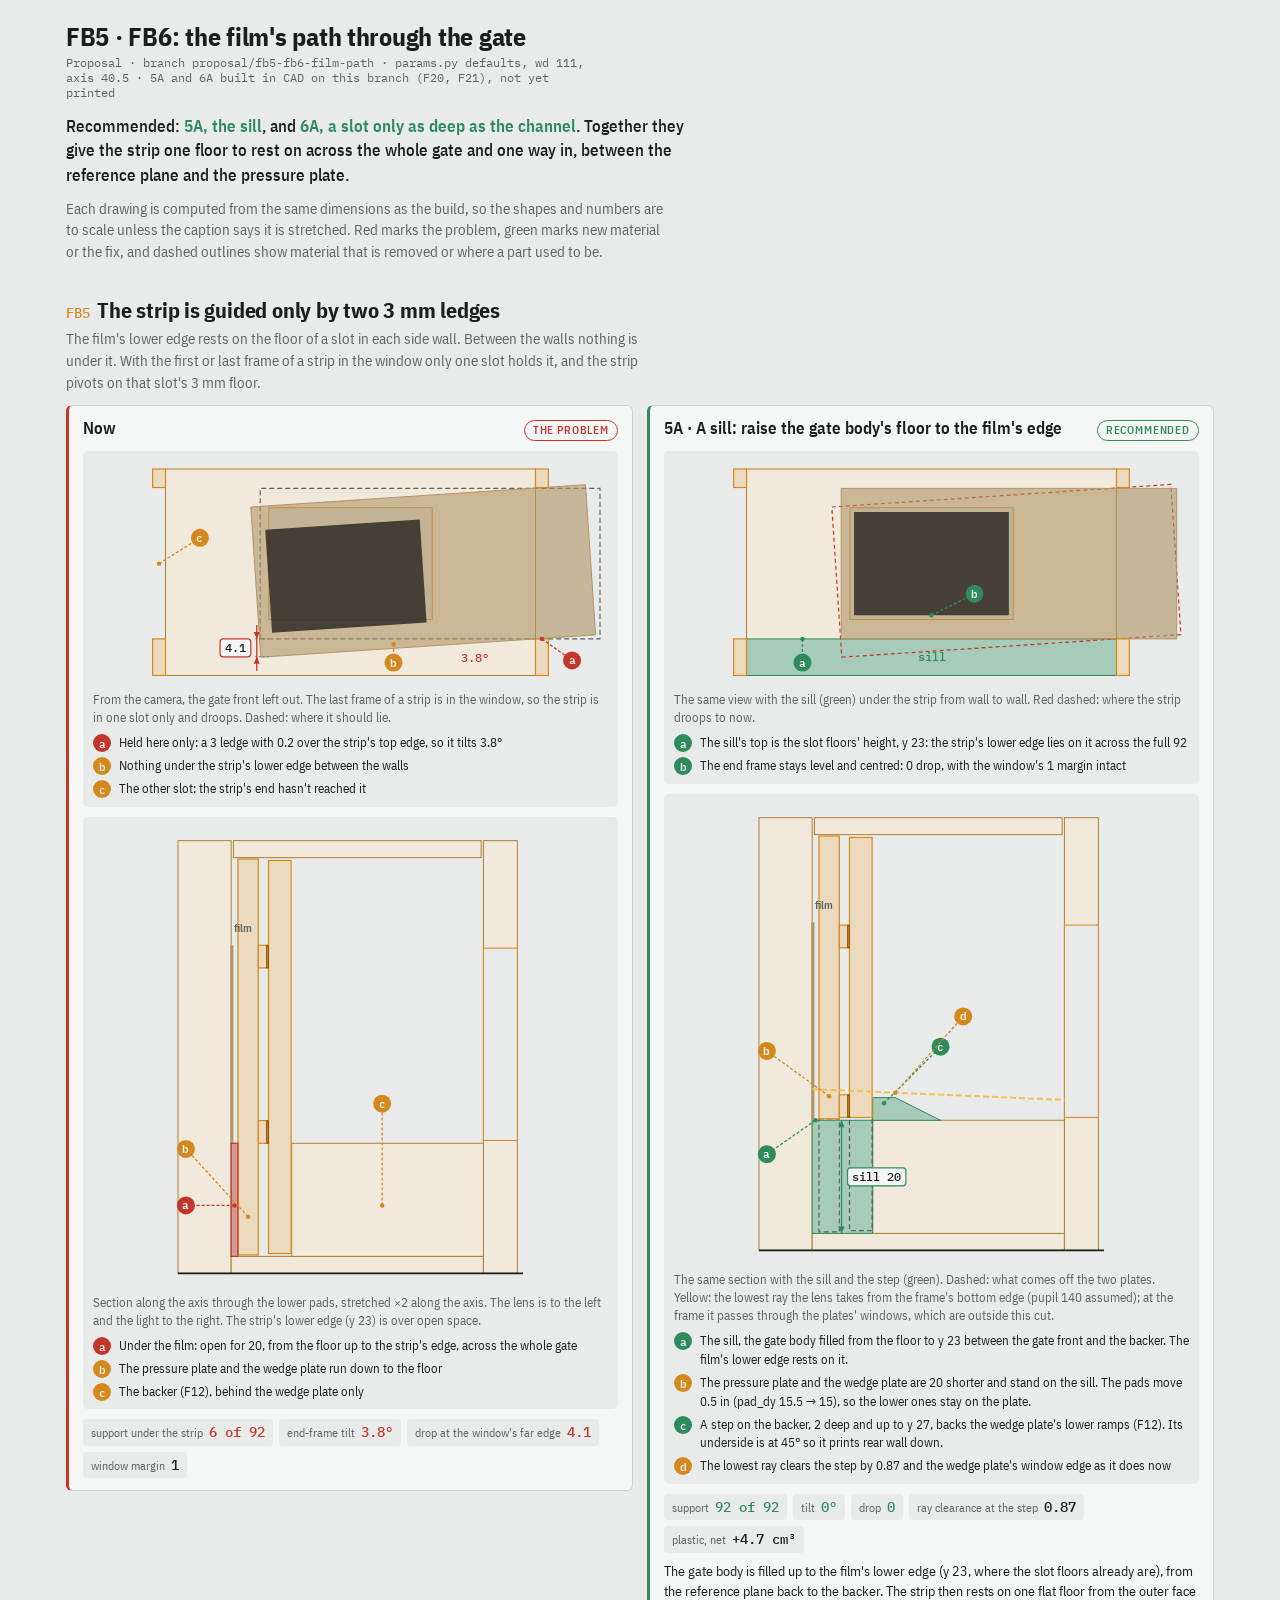
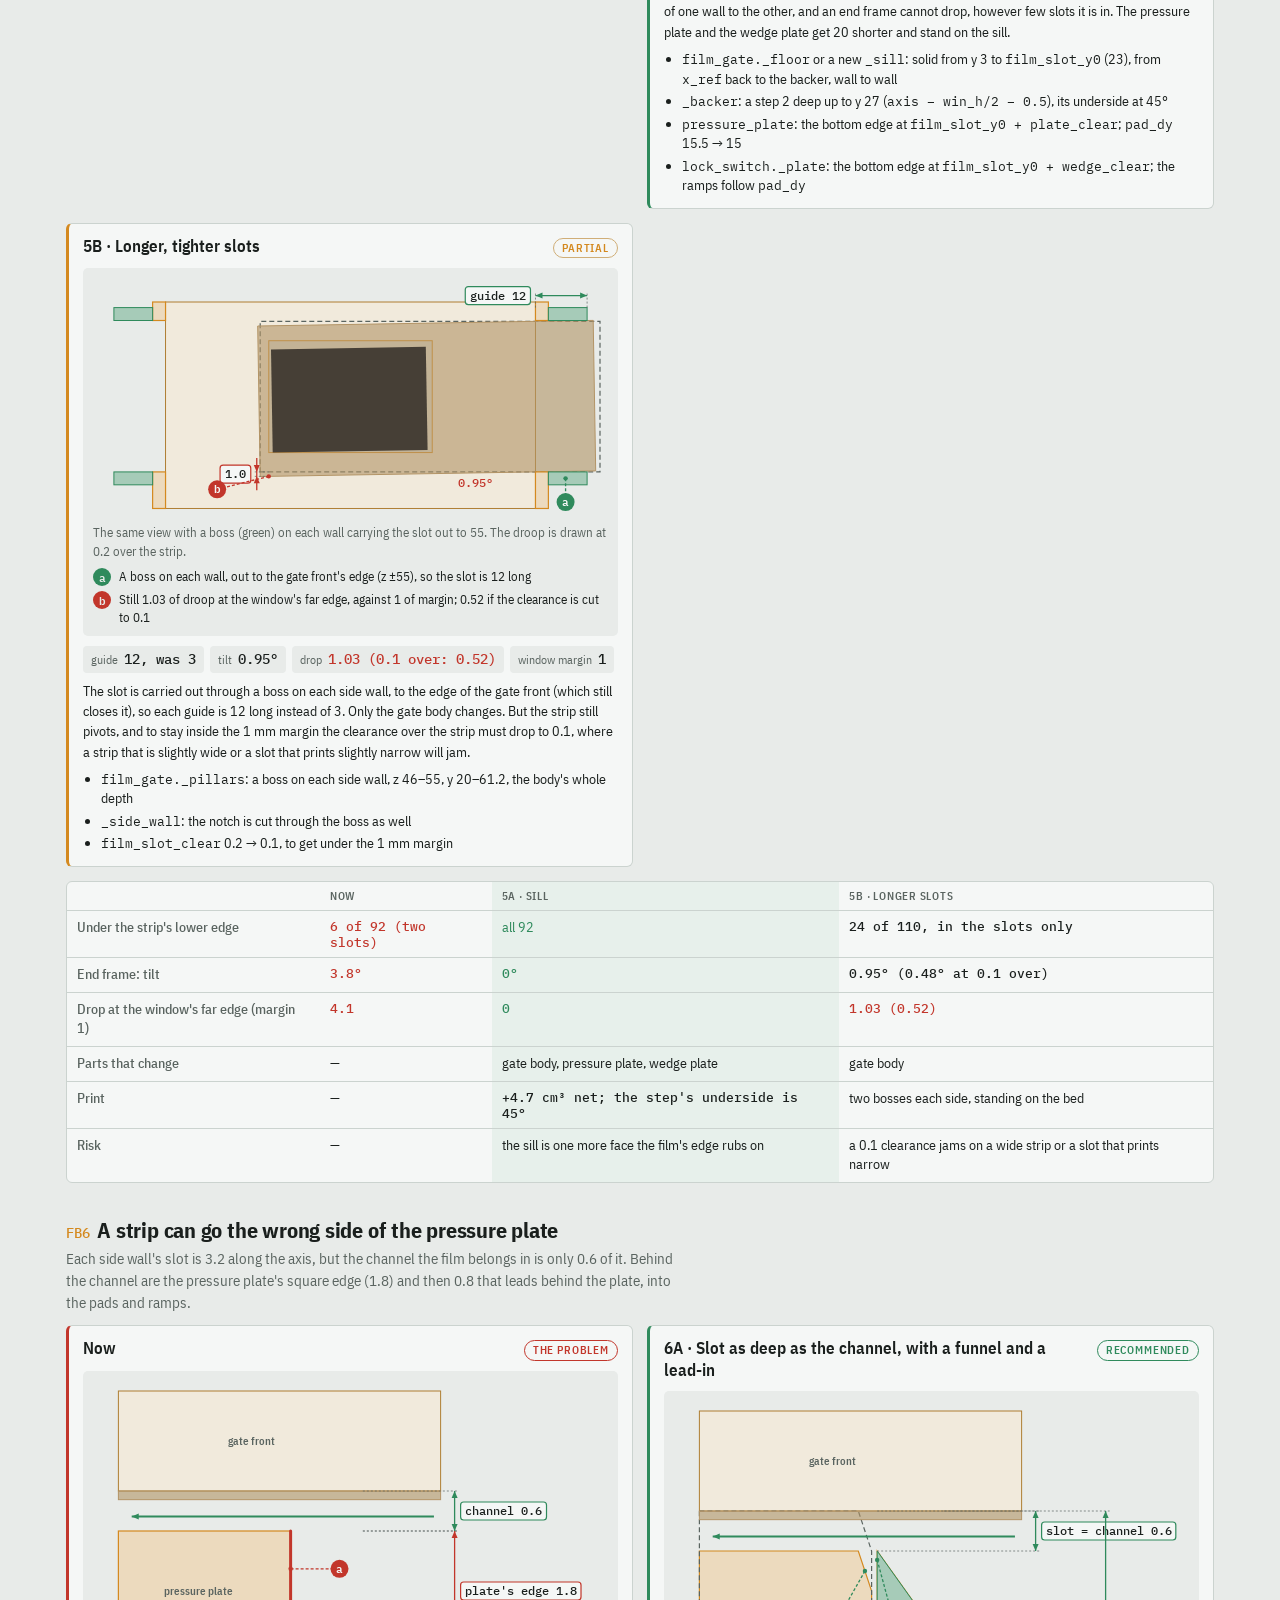
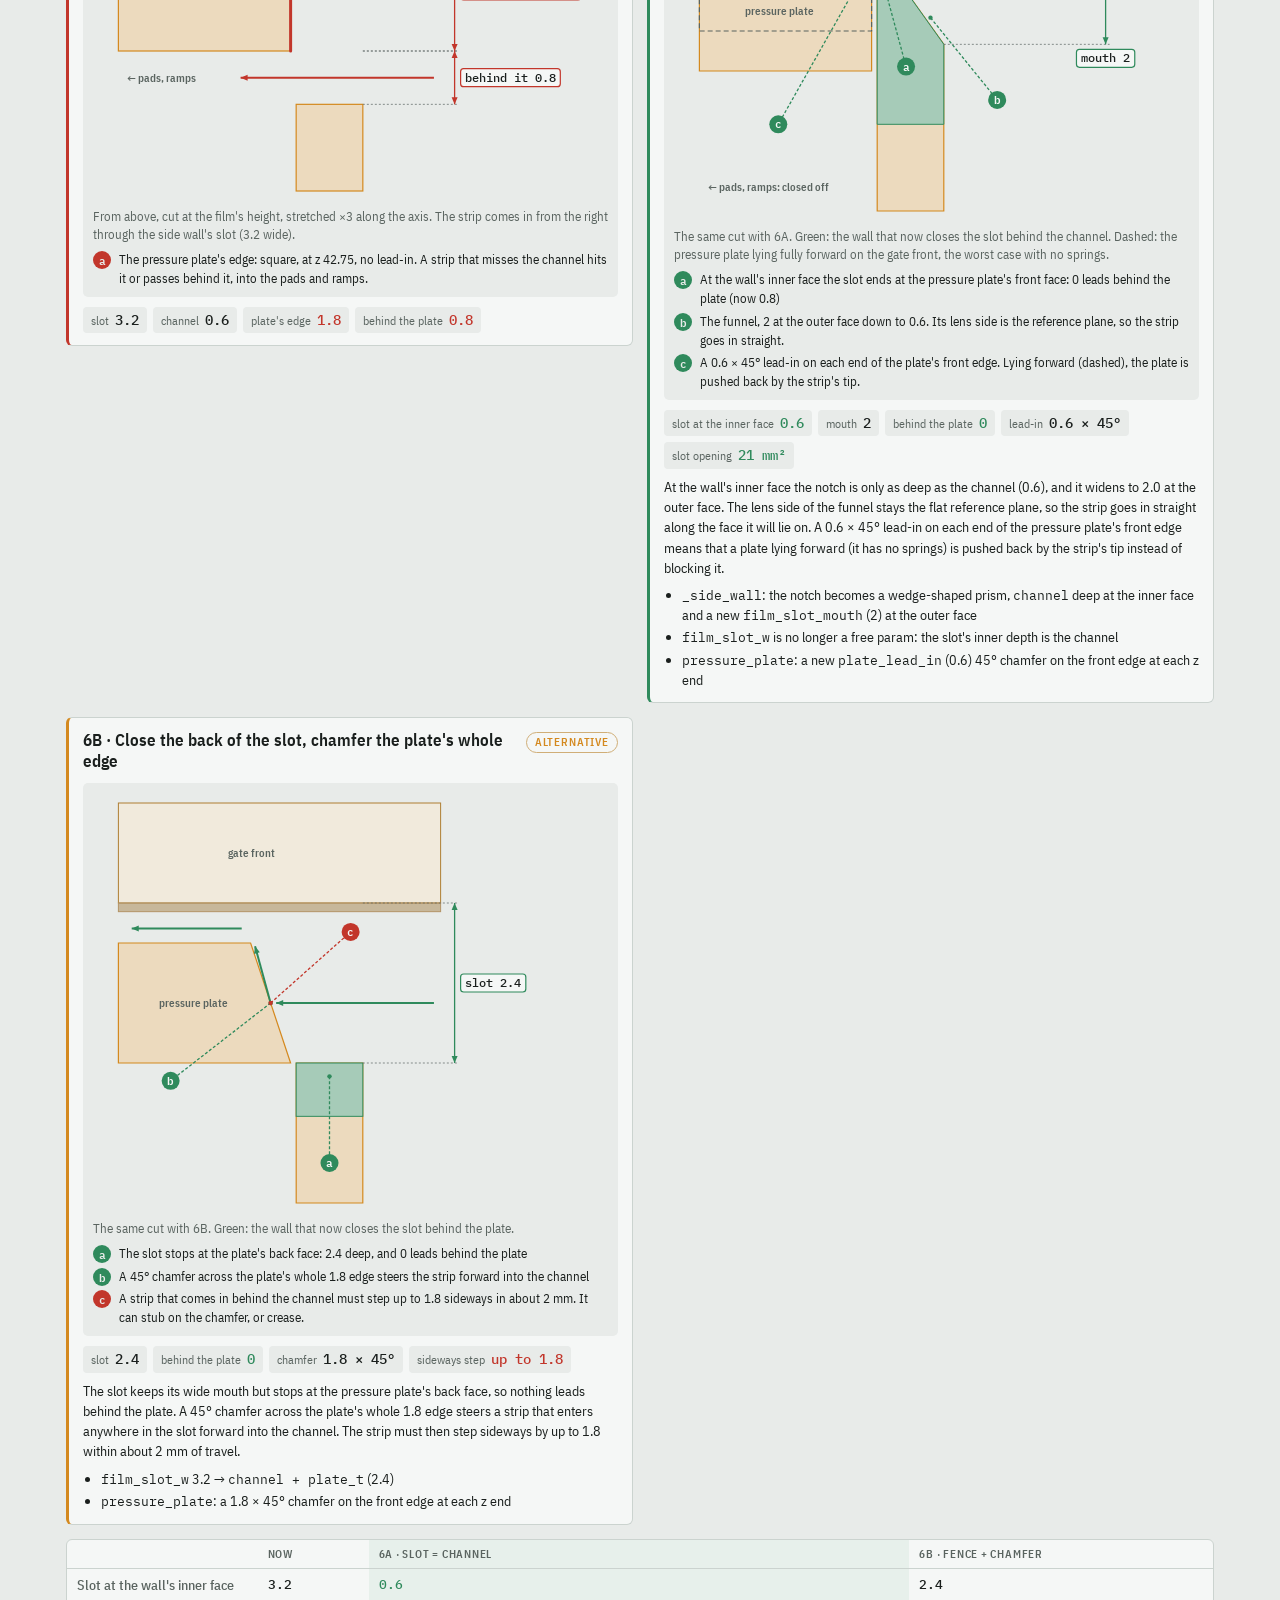
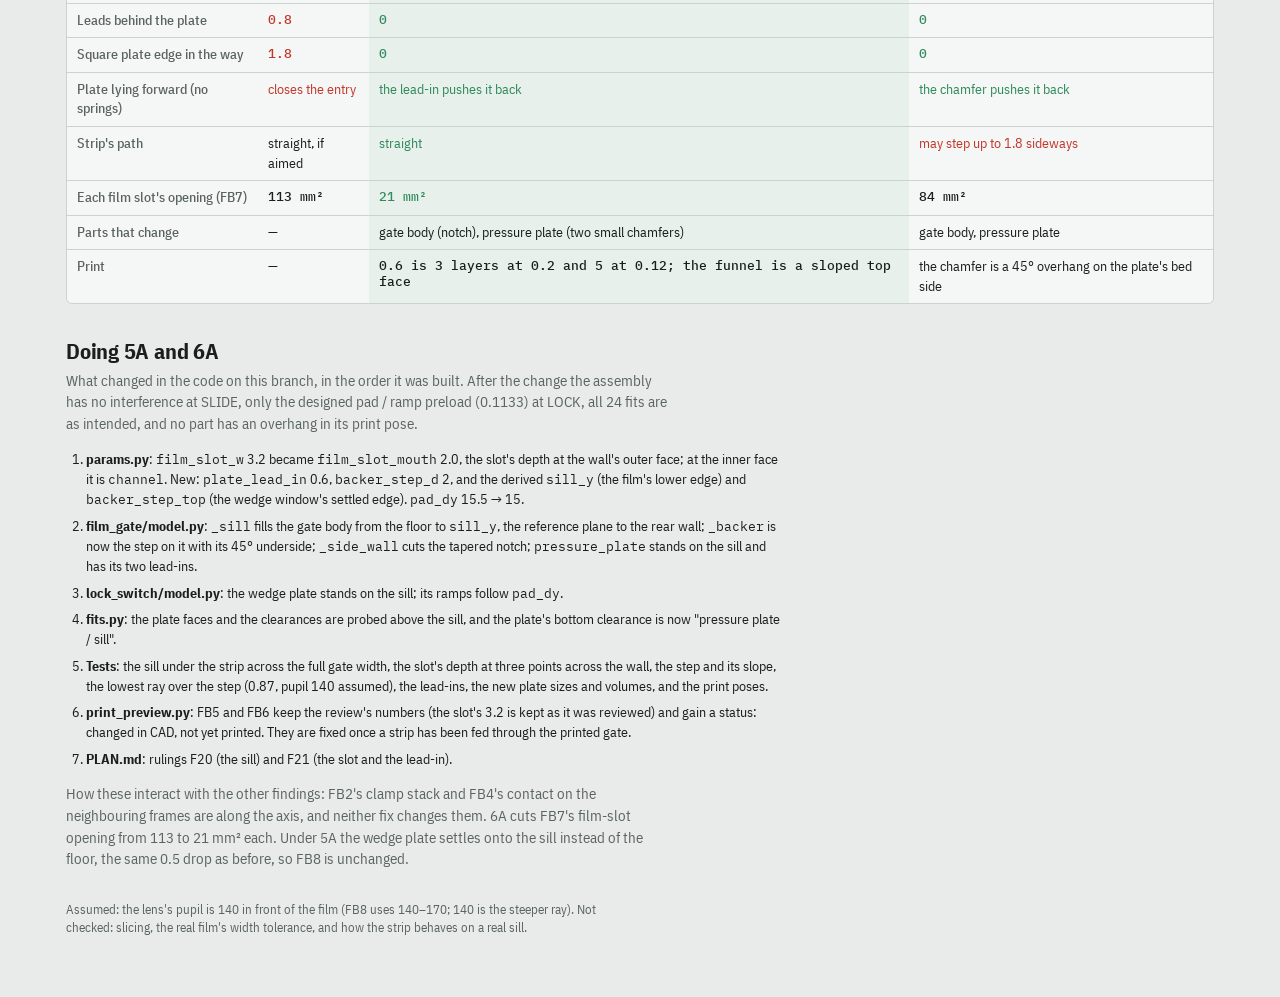
<file: rig/proposals/fb5-fb6.html>
<!doctype html>
<html lang="en">
<head>
<meta charset="utf-8">
<meta name="viewport" content="width=device-width, initial-scale=1, viewport-fit=cover">
<title>Film Path Fixes</title>
<meta name="description" content="Proposed fixes for review findings FB5 (the strip is guided only by two 3 mm ledges) and FB6 (a strip can go the wrong side of the pressure plate), with before and after drawings.">
<link rel="preconnect" href="https://fonts.googleapis.com">
<link rel="preconnect" href="https://fonts.gstatic.com" crossorigin>
<link rel="stylesheet" href="https://fonts.googleapis.com/css2?family=IBM+Plex+Mono:wght@400;500&family=IBM+Plex+Sans+Condensed:wght@400;500;600;700&display=swap">
<style>
/* Proposal for FB5 and FB6 (PLAN.md "Latest feedback"). The drawing kit and its classes are copied from
   mockup/print-preview.html, so the drawings read like the feedback tab's. Not built in CAD yet. */
:root {
  --bg: #e8ebe9; --panel: #f5f7f6; --stage: #dde2df; --fg: #1a1f1d; --muted: #5a6460; --line: #cbd3cf;
  --print: #d4891f; --cut: #8a5512; --layer: #f2c14e; --over: #c2362b; --bed: #b9c2be; --ok: #2f8a5c;
  --f-ui: "IBM Plex Sans Condensed", "Arial Narrow", system-ui, sans-serif;
  --f-num: "IBM Plex Mono", ui-monospace, Menlo, Consolas, monospace;
  color-scheme: light;
}
@media (prefers-color-scheme: dark) {
  :root:not([data-theme="light"]) {
    --bg: #111413; --panel: #171b1a; --stage: #0d100f; --fg: #e3e8e5; --muted: #95a19c; --line: #2a312e;
    --print: #e9a23b; --cut: #7a4a10; --layer: #ffd36b; --over: #f2665a; --bed: #2b322f; --ok: #5cc28d;
    color-scheme: dark;
  }
}
:root[data-theme="dark"] {
  --bg: #111413; --panel: #171b1a; --stage: #0d100f; --fg: #e3e8e5; --muted: #95a19c; --line: #2a312e;
  --print: #e9a23b; --cut: #7a4a10; --layer: #ffd36b; --over: #f2665a; --bed: #2b322f; --ok: #5cc28d;
  color-scheme: dark;
}
* { box-sizing: border-box; }
html, body { margin: 0; }
body { background: var(--bg); color: var(--fg); font: 15px/1.45 var(--f-ui); }
code { font: 12.5px var(--f-num); }
main { max-width: 1180px; margin: 0 auto; padding: 22px 16px 48px; }
header.top h1 { font: 700 26px/1.1 var(--f-ui); margin: 0 0 4px; letter-spacing: -0.01em; }
header.top .meta { font: 12px var(--f-num); color: var(--muted); margin: 0 0 14px; }
.lead { font: 500 17px/1.45 var(--f-ui); margin: 0 0 10px; max-width: 72ch; }
.lead b { color: var(--ok); font-weight: 600; }
p { max-width: 76ch; }
h2 { font: 700 22px/1.15 var(--f-ui); margin: 34px 0 6px; letter-spacing: -0.01em; }
h2 .cn { font: 500 14px var(--f-num); color: var(--print); margin-right: 8px; }
h3 { font: 600 17px/1.25 var(--f-ui); margin: 0; }
.sub { color: var(--muted); margin: 0 0 12px; }
.grid { display: grid; grid-template-columns: repeat(auto-fill, minmax(min(100%, 520px), 1fr)); gap: 14px; align-items: start; }
.card { background: var(--panel); border: 1px solid var(--line); border-left: 3px solid var(--muted); border-radius: 6px; padding: 12px 14px; min-width: 0; }
.card.now { border-left-color: var(--over); }
.card.rec { border-left-color: var(--ok); }
.card.alt { border-left-color: var(--print); }
.card header { display: flex; gap: 10px; align-items: flex-start; }
.card header h3 { flex: 1; }
.badge { flex: none; font: 600 10.5px/1 var(--f-ui); text-transform: uppercase; letter-spacing: 0.08em; border: 1px solid var(--line);
  border-radius: 999px; padding: 4px 8px; margin-top: 2px; white-space: nowrap; color: var(--muted); }
.now .badge { color: var(--over); border-color: var(--over); }
.rec .badge { color: var(--ok); border-color: var(--ok); }
.alt .badge { color: var(--print); border-color: color-mix(in srgb, var(--print) 50%, var(--line)); }
.card > p { margin: 8px 0 0; font-size: 14px; }
.card ul.chg { margin: 8px 0 0; padding-left: 18px; font-size: 13.5px; display: flex; flex-direction: column; gap: 3px; }
.vals { list-style: none; margin: 8px 0 0; padding: 0; display: flex; flex-wrap: wrap; gap: 6px; }
.vals li { display: inline-flex; gap: 6px; align-items: baseline; padding: 4px 8px; border-radius: 4px; background: var(--bg); font-size: 12px; color: var(--muted); }
.vals b { font: 500 13.5px var(--f-num); font-variant-numeric: tabular-nums; color: var(--fg); }
.vals li.bad b { color: var(--over); }
.vals li.good b { color: var(--ok); }
.tw { overflow-x: auto; margin-top: 14px; background: var(--panel); border: 1px solid var(--line); border-radius: 6px; }
table { border-collapse: collapse; width: 100%; font-size: 13.5px; min-width: 560px; }
th, td { text-align: left; padding: 7px 10px; border-top: 1px solid var(--line); vertical-align: top; }
thead th { border-top: 0; font: 600 11px/1.3 var(--f-ui); text-transform: uppercase; letter-spacing: 0.07em; color: var(--muted); }
tbody th { font-weight: 500; color: var(--muted); }
td.n { font: 500 12.5px var(--f-num); font-variant-numeric: tabular-nums; }
td.bad { color: var(--over); }
td.good { color: var(--ok); }
.rec-col { background: color-mix(in srgb, var(--ok) 7%, transparent); }
ol.steps { padding-left: 20px; font-size: 14px; display: flex; flex-direction: column; gap: 6px; max-width: 90ch; }
.foot { color: var(--muted); font-size: 12.5px; margin-top: 30px; }
/* the drawings */
.fig { margin: 10px 0; background: var(--bg); border-radius: 5px; padding: 10px 10px 8px; min-width: 0; }
.fig .svgbox { width: 100%; min-height: 60px; overflow-x: auto; overscroll-behavior-x: contain; }
.fig svg { display: block; overflow: visible; }
.fig .note { margin: 6px 0 0; font-size: 12.5px; color: var(--muted); }
.fig ol { list-style: none; margin: 8px 0 0; padding: 0; display: flex; flex-direction: column; gap: 4px; font-size: 13px; }
.fig ol li { display: grid; grid-template-columns: 18px 1fr; gap: 8px; }
.fig ol li .m { font: 600 11px/18px var(--f-num); width: 18px; height: 18px; border-radius: 50%; text-align: center; color: var(--bg); background: var(--print); }
.fig ol li.bad .m { background: var(--over); }
.fig ol li.good .m { background: var(--ok); }

/* SVG: printed parts orange-tinted, references dashed, the problem red, what is right green */
.fig svg text { font: 500 11.5px var(--f-num); fill: var(--fg); }
.fig svg .tag { font: 600 11px var(--f-ui); fill: var(--muted); }
.fig svg .tag.num { fill: var(--fg); font: 500 11.5px var(--f-num); }
.fig svg .tag.badt { fill: var(--over); font: 500 11.5px var(--f-num); }
.fig svg .tag.onframe { fill: #c9c2b8; }
.fig svg .pr { fill: color-mix(in srgb, var(--print) 26%, var(--panel)); stroke: var(--print); stroke-width: 1.2; }
.fig svg .pr2 { fill: color-mix(in srgb, var(--print) 12%, var(--panel)); stroke: color-mix(in srgb, var(--print) 70%, var(--muted)); stroke-width: 1; }
.fig svg .solid { fill: var(--print); stroke: var(--cut); stroke-width: 1; }
.fig svg .see { fill: color-mix(in srgb, var(--print) 22%, transparent); stroke: var(--print); stroke-width: 1.2; }
.fig svg .ref { fill: color-mix(in srgb, var(--muted) 10%, transparent); stroke: var(--muted); stroke-width: 1; stroke-dasharray: 4 3; }
.fig svg .ghost { fill: none; stroke: var(--muted); stroke-width: 1.2; stroke-dasharray: 5 3; }
.fig svg .ghostln { fill: none; stroke: var(--muted); stroke-width: 1.4; stroke-dasharray: 5 3; }
.fig svg .sup { fill: color-mix(in srgb, var(--muted) 16%, transparent); stroke: var(--muted); stroke-width: 0.8; stroke-dasharray: 2 2; }
.fig svg .csl { fill: color-mix(in srgb, #9aa3a0 30%, var(--panel)); stroke: var(--muted); stroke-width: 1; }
.fig svg .lit { fill: color-mix(in srgb, var(--layer) 60%, transparent); stroke: none; }
.fig svg .litln { stroke: var(--layer); stroke-width: 4; }
.fig svg .bare { fill: var(--layer); stroke: var(--over); stroke-width: 1.2; }
.fig svg .film { fill: color-mix(in srgb, #b39466 60%, transparent); stroke: #b39466; stroke-width: 1; }
.fig svg .filmln { stroke: #b39466; stroke-width: 3; }
.fig svg .frame { fill: #2b2622; fill-opacity: 0.82; stroke: none; }
.fig svg .perf { fill: var(--bg); stroke: none; }
.fig svg .hole { fill: var(--bg); stroke: var(--print); stroke-width: 1; }
.fig svg .win { fill: var(--stage); stroke: var(--print); stroke-width: 1; }
.fig svg rect.bad, .fig svg polygon.bad { fill: color-mix(in srgb, var(--over) 45%, transparent); stroke: var(--over); stroke-width: 1.2; }
.fig svg .badln { stroke: var(--over); stroke-width: 3; stroke-linecap: round; }
.fig svg .zok { fill: color-mix(in srgb, var(--ok) 40%, var(--panel)); stroke: var(--ok); stroke-width: 1; }
.fig svg .zbad { fill: color-mix(in srgb, var(--over) 40%, var(--panel)); stroke: var(--over); stroke-width: 1; }
.fig svg .zref { fill: color-mix(in srgb, var(--muted) 30%, var(--panel)); stroke: var(--muted); stroke-width: 1; }
.fig svg .zunk { fill: none; stroke: var(--muted); stroke-width: 1; stroke-dasharray: 3 2; }
.fig svg .now { stroke: var(--fg); stroke-width: 2; }
.fig svg .table { stroke: var(--fg); stroke-width: 1.6; }
.fig svg .axisln { stroke: var(--muted); stroke-width: 0.8; stroke-dasharray: 10 3 2 3; }
.fig svg .lim { stroke: var(--over); stroke-width: 1.2; stroke-dasharray: 5 3; }
.fig svg .ext { stroke: var(--muted); stroke-width: 0.7; stroke-dasharray: 2 2; }
.fig svg .flow { color: var(--muted); }
.fig svg .flow.good { color: var(--ok); }
.fig svg .flow.bad { color: var(--over); }
.fig svg .flow.lit { color: var(--layer); }
.fig svg .flow .ln { stroke: currentColor; stroke-width: 2; }
.fig svg .flow .ah { fill: currentColor; }
.fig svg .d { color: var(--print); }
.fig svg .d.bad { color: var(--over); }
.fig svg .d.good { color: var(--ok); }
.fig svg .d .ln { stroke: currentColor; stroke-width: 1.3; fill: none; }
.fig svg .d .ah { fill: currentColor; }
.fig svg .d rect { fill: var(--panel); stroke: currentColor; stroke-width: 1.2; }
.fig svg .d circle { fill: currentColor; }
.fig svg .d circle + text { fill: var(--panel); font-weight: 600; font-size: 11px; }
.fig svg .was { fill: none; stroke: var(--over); stroke-width: 1.2; stroke-dasharray: 4 3; }
.fig svg .ray { stroke: var(--layer); stroke-width: 2; stroke-dasharray: 6 3; }
.fig svg .tag.goodt { fill: var(--ok); font: 500 11.5px var(--f-num); }
</style>
</head>
<body>
<main>
  <header class="top">
    <h1>FB5 · FB6: the film's path through the gate</h1>
    <p class="meta">Proposal · branch proposal/fb5-fb6-film-path · params.py defaults, wd 111, axis 40.5 · 5A and 6A built in CAD on this branch (F20, F21), not yet printed</p>
  </header>
  <p class="lead">Recommended: <b>5A, the sill</b>, and <b>6A, a slot only as deep as the channel</b>. Together they give the strip
    one floor to rest on across the whole gate and one way in, between the reference plane and the pressure plate.</p>
  <p class="sub">Each drawing is computed from the same dimensions as the build, so the shapes and numbers are to scale unless
    the caption says it is stretched. Red marks the problem, green marks new material or the fix, and dashed outlines show material that is removed or where a part used to be.</p>

  <h2><span class="cn">FB5</span>The strip is guided only by two 3 mm ledges</h2>
  <p class="sub">The film's lower edge rests on the floor of a slot in each side wall. Between the walls nothing is under it. With
    the first or last frame of a strip in the window only one slot holds it, and the strip pivots on that slot's 3 mm floor.</p>
  <div class="grid">
    <article class="card now"><header><h3>Now</h3><span class="badge">The problem</span></header>
      <figure class="fig" data-fig="front_now"></figure>
      <figure class="fig" data-fig="side_now"></figure>
      <ul class="vals" data-vals="v5now"></ul>
    </article>
    <article class="card rec"><header><h3>5A · A sill: raise the gate body's floor to the film's edge</h3><span class="badge">Recommended</span></header>
      <figure class="fig" data-fig="front_a"></figure>
      <figure class="fig" data-fig="side_a"></figure>
      <ul class="vals" data-vals="v5a"></ul>
      <p>The gate body is filled up to the film's lower edge (y 23, where the slot floors already are), from the reference plane
        back to the backer. The strip then rests on one flat floor from the outer face of one wall to the other, and an end frame
        cannot drop, however few slots it is in. The pressure plate and the wedge plate get 20 shorter and stand on the sill.</p>
      <ul class="chg" data-list="chg5a"></ul>
    </article>
    <article class="card alt"><header><h3>5B · Longer, tighter slots</h3><span class="badge">Partial</span></header>
      <figure class="fig" data-fig="front_b"></figure>
      <ul class="vals" data-vals="v5b"></ul>
      <p>The slot is carried out through a boss on each side wall, to the edge of the gate front (which still closes it), so each
        guide is 12 long instead of 3. Only the gate body changes. But the strip still pivots, and to stay inside the 1 mm margin the clearance over
        the strip must drop to 0.1, where a strip that is slightly wide or a slot that prints slightly narrow will jam.</p>
      <ul class="chg" data-list="chg5b"></ul>
    </article>
  </div>
  <div class="tw"><table data-table="t5"></table></div>

  <h2><span class="cn">FB6</span>A strip can go the wrong side of the pressure plate</h2>
  <p class="sub">Each side wall's slot is 3.2 along the axis, but the channel the film belongs in is only 0.6 of it. Behind the channel are
    the pressure plate's square edge (1.8) and then 0.8 that leads behind the plate, into the pads and ramps.</p>
  <div class="grid">
    <article class="card now"><header><h3>Now</h3><span class="badge">The problem</span></header>
      <figure class="fig" data-fig="top_now"></figure>
      <ul class="vals" data-vals="v6now"></ul>
    </article>
    <article class="card rec"><header><h3>6A · Slot as deep as the channel, with a funnel and a lead-in</h3><span class="badge">Recommended</span></header>
      <figure class="fig" data-fig="top_a"></figure>
      <ul class="vals" data-vals="v6a"></ul>
      <p>At the wall's inner face the notch is only as deep as the channel (0.6), and it widens to 2.0 at the outer face. The lens
        side of the funnel stays the flat reference plane, so the strip goes in straight along the face it will lie on. A 0.6 × 45°
        lead-in on each end of the pressure plate's front edge means that a plate lying forward (it has no springs) is pushed back by the strip's
        tip instead of blocking it.</p>
      <ul class="chg" data-list="chg6a"></ul>
    </article>
    <article class="card alt"><header><h3>6B · Close the back of the slot, chamfer the plate's whole edge</h3><span class="badge">Alternative</span></header>
      <figure class="fig" data-fig="top_b"></figure>
      <ul class="vals" data-vals="v6b"></ul>
      <p>The slot keeps its wide mouth but stops at the pressure plate's back face, so nothing leads behind the plate. A 45°
        chamfer across the plate's whole 1.8 edge steers a strip that enters anywhere in the slot forward into the channel.
        The strip must then step sideways by up to 1.8 within about 2 mm of travel.</p>
      <ul class="chg" data-list="chg6b"></ul>
    </article>
  </div>
  <div class="tw"><table data-table="t6"></table></div>

  <h2>Doing 5A and 6A</h2>
  <p class="sub">What changed in the code on this branch, in the order it was built. After the change the assembly has no interference at SLIDE, only the
    designed pad / ramp preload (0.1133) at LOCK, all 24 fits are as intended, and no part has an overhang in its print pose.</p>
  <ol class="steps" data-list="plan"></ol>
  <p class="sub">How these interact with the other findings: FB2's clamp stack and FB4's contact on the neighbouring frames are along
    the axis, and neither fix changes them. 6A cuts FB7's film-slot opening from 113 to 21 mm² each. Under 5A the wedge plate settles onto
    the sill instead of the floor, the same 0.5 drop as before, so FB8 is unchanged.</p>
  <p class="foot">Assumed: the lens's pupil is 140 in front of the film (FB8 uses 140–170; 140 is the steeper ray). Not checked:
    slicing, the real film's width tolerance, and how the strip behaves on a real sill.</p>
</main>
<script>
(() => {
  // ---- params.py defaults (wd 111, axis 40.5) and what the drawings need from them ----
  const P = {
    axis: 40.5, wall: 3, gw: 92, gh: 76.5, channel: 0.6, plate_t: 1.8, film_t: 0.13, film_w: 35, frame_w: 36, frame_h: 24,
    win_w: 38, win_h: 26, rear_win_h: 34, plate_clear: 0.25, wedge_clear: 0.5, wedge_t: 2, wedge_back_clear: 0.05,
    film_slot_w: 3.2, film_slot_clear: 0.2, pad: 4, pad_dy: 15.5, ramp_min: 0.1, ramp_rise: 0.7, ramp_len: 12, sw_travel: 10,
    lid_clear: 0.2, gate_front_w: 110,
  };
  const A = P.axis;
  const XR = 235.7;                                   // x_ref: lens_len 125 + wd 111 - channel / 2
  const XPP = XR + P.channel + P.plate_t;             // x_pp 238.1, the pressure plate's back face
  const XW = XPP + 0.9;                               // x_wedge 239.0 (wedge_gap 0.9)
  const XL = 261;                                     // x_light, the gate body's rear face
  const XB = XW + P.wedge_t + P.wedge_back_clear;     // the backer's front face, 241.05
  const FY = A - P.film_w / 2;                        // the film's lower edge and the slot floors, 23
  const SLOT_H = P.film_w + P.film_slot_clear;        // 35.2
  const IN0 = P.gw / 2 - P.wall;                      // the side walls' inner face, 43
  const EDGE = IN0 - P.plate_clear;                   // the pressure plate's end, 42.75
  const rampT = (u) => P.ramp_min + P.ramp_rise * (P.ramp_len / 2 - u) / P.ramp_len;
  const PAD_T = XW - rampT(P.sw_travel / 2) - XPP;    // 0.742
  const REACH = IN0 + P.win_w / 2;                    // pivot (the slot's inner end) to the window's far edge, 62

  // ---- the proposals ----
  const S = {
    sill: FY,                                         // 5A: the floor's new top
    pad_dy: 15,                                       // 5A: pads 0.5 in, so the lower ones stay on the shortened plate
    step_top: A - P.win_h / 2 - 0.5, step_d: 2,       // 5A: the backer's step behind the wedge plate's lower ramps, 45° under
    boss_out: P.gate_front_w / 2,                     // 5B: the bosses reach the gate front's edge, 55
    mouth: 2.0, lead: 0.6,                            // 6A: funnel at the wall's outer face; the plate's lead-in
    pupil: 140,                                       // assumed, as FB8
  };
  const tiltOf = (clear, len) => Math.atan(clear / len);
  const deg = (r) => r * 180 / Math.PI;
  const M = {
    tilt: tiltOf(P.film_slot_clear, P.wall), drop: REACH * P.film_slot_clear / P.wall, margin: (P.win_h - P.frame_h) / 2,
    guideB: S.boss_out - IN0,
  };
  M.tiltB = tiltOf(P.film_slot_clear, M.guideB); M.dropB = REACH * P.film_slot_clear / M.guideB;
  M.tiltB1 = tiltOf(0.1, M.guideB); M.dropB1 = REACH * 0.1 / M.guideB;
  const rayY = (x) => A - P.frame_h / 2 - (x - XR) * (P.frame_h / 2) / S.pupil;   // lowest ray from the frame's bottom edge to the pupil
  M.rayClear = rayY(XB + S.step_d) - S.step_top;
  M.behind = P.film_slot_w - P.channel - P.plate_t;
  const vol = {                                       // mm³
    sill: (XB - XR) * (FY - P.wall) * 2 * IN0,
    step: (S.step_d * (S.step_top - FY) + (S.step_top - FY) ** 2 / 2) * 2 * IN0,
    plate: (FY - P.wall) * 2 * EDGE * P.plate_t,
    wedge: (FY - P.wall) * 70 * P.wedge_t,
  };
  M.net = (vol.sill + vol.step - vol.plate - vol.wedge) / 1000;
  M.slotArea = (w) => w * SLOT_H;

  const num = (v) => String(+(+v).toFixed(3));
  const f1 = (v) => (+v).toFixed(1), f2 = (v) => (+v).toFixed(2);
  const esc = (s) => String(s).replace(/[&<>"]/g, (c) => ({ '&': '&amp;', '<': '&lt;', '>': '&gt;', '"': '&quot;' })[c]);

  // ---- a little SVG kit: mm in, px out (y up), redrawn to the box's width so text stays 11.5 px ----
  const NS = 'http://www.w3.org/2000/svg';
  const CH = 6.9;                                     // IBM Plex Mono at 11.5 px: 0.6 em per character
  function mk(tag, attrs, parent) {
    const e = document.createElementNS(NS, tag);
    for (const [k, v] of Object.entries(attrs || {})) if (v !== undefined && v !== null) e.setAttribute(k, v);
    if (parent) parent.append(e);
    return e;
  }
  const arc = (cx, cy, r, a0, a1, n = 48) =>          // points along a circle from angle a0 to a1 (radians, y up)
    Array.from({ length: n + 1 }, (_, i) => { const a = a0 + (a1 - a0) * i / n; return [cx + r * Math.cos(a), cy + r * Math.sin(a)]; });
  function kit(svg, X, Y, s) {
    const g0 = mk('g', {}, svg), g1 = mk('g', {}, svg), g2 = mk('g', {}, svg);   // shapes, arrows and extension lines, dimensions
    const pts = (a) => a.map(([x, y]) => `${X(x).toFixed(1)},${Y(y).toFixed(1)}`).join(' ');
    const head = (g, x, y, dx, dy) => {              // a filled arrowhead, its tip at (x, y) px, pointing along (dx, dy)
      const L = 7, W = 3, px = -dy, py = dx;
      mk('path', { class: 'ah', d: `M${x},${y} L${x - dx * L + px * W},${y - dy * L + py * W} L${x - dx * L - px * W},${y - dy * L - py * W}Z` }, g);
    };
    const label = (g, x, y, text, anchor = 'middle') => {   // a boxed label centred (or anchored) on (x, y) px
      const w = text.length * CH + 10, h = 18;
      const x0 = anchor === 'start' ? x : anchor === 'end' ? x - w : x - w / 2;
      mk('rect', { x: x0, y: y - h / 2, width: w, height: h, rx: 3 }, g);
      mk('text', { x: x0 + w / 2, y: y + 4, 'text-anchor': 'middle' }, g).textContent = text;
    };
    const group = (cls) => mk('g', { class: 'd' + (cls ? ' ' + cls : '') }, g2);
    const ext = (x0, y0, x1, y1) => mk('line', { class: 'ext', x1: x0, y1: y0, x2: x1, y2: y1 }, g1);
    return {
      s, X, Y,
      rect(x0, y0, x1, y1, cls) {
        mk('rect', { class: cls, x: X(Math.min(x0, x1)), y: Y(Math.max(y0, y1)), width: Math.abs(x1 - x0) * s, height: Math.abs(y1 - y0) * s }, g0);
      },
      poly(a, cls, closed = true) { mk(closed ? 'polygon' : 'polyline', { class: cls, points: pts(a) }, g0); },
      line(x0, y0, x1, y1, cls) { mk('line', { class: cls, x1: X(x0), y1: Y(y0), x2: X(x1), y2: Y(y1) }, g0); },
      circle(cx, cy, r, cls) { mk('circle', { class: cls, cx: X(cx), cy: Y(cy), r: r * s }, g0); },
      text(x, y, t, { cls = 'tag', anchor = 'middle', dx = 0, dy = 4 } = {}) {
        mk('text', { class: cls, x: X(x) + dx, y: Y(y) + dy, 'text-anchor': anchor }, g1).textContent = t;
      },
      arrow(x0, y0, x1, y1, cls) {                   // a line from (x0, y0) to an arrowhead at (x1, y1)
        const g = mk('g', { class: 'flow ' + cls }, g1);
        const a = [X(x0), Y(y0)], b = [X(x1), Y(y1)], L = Math.hypot(b[0] - a[0], b[1] - a[1]) || 1;
        mk('line', { class: 'ln', x1: a[0], y1: a[1], x2: b[0], y2: b[1] }, g);
        head(g, b[0], b[1], (b[0] - a[0]) / L, (b[1] - a[1]) / L);
      },
      // horizontal dimension from x0 to x1, its line `off` px below (+) or above (-) height y; extension lines from ya, yb.
      // Too short for its arrows, they point in from outside; a label that doesn't fit between them goes past the end.
      hdim(x0, x1, y, off, text, { ya = y, yb = y, pos, cls } = {}) {
        const g = group(cls), ly = Y(y) + off, a = X(x0), b = X(x1), sg = Math.sign(off) || 1;
        const tiny = b - a < 18, w = text.length * CH + 10;
        if (off) { ext(a, Y(ya), a, ly + sg * 4); ext(b, Y(yb), b, ly + sg * 4); }
        mk('line', { class: 'ln', x1: tiny ? a - 14 : a, y1: ly, x2: tiny ? b + 14 : b, y2: ly }, g);
        head(g, a, ly, tiny ? 1 : -1, 0); head(g, b, ly, tiny ? -1 : 1, 0);
        const at = pos || (tiny || b - a < w + 18 ? 'end' : 'mid'), gap = tiny ? 18 : 5;
        if (at === 'mid') label(g, (a + b) / 2, ly, text);
        else if (at === 'end') label(g, b + gap, ly, text, 'start');
        else if (at === 'start') label(g, a - gap, ly, text, 'end');
        else label(g, (a + b) / 2, ly + (at === 'above' ? -15 : 15), text);
      },
      // vertical dimension from y0 up to y1 at x, `off` px right (+) or left (-); the label beside it (l / r) or past an end (t / b)
      vdim(y0, y1, x, off, text, { xa = x, xb = x, pos = off < 0 ? 'l' : 'r', cls } = {}) {
        const g = group(cls), lx = X(x) + off, a = Y(y0), b = Y(y1), tiny = a - b < 18;
        if (off) { ext(X(xa), a, lx + Math.sign(off) * 4, a); ext(X(xb), b, lx + Math.sign(off) * 4, b); }
        mk('line', { class: 'ln', x1: lx, y1: tiny ? a + 14 : a, x2: lx, y2: tiny ? b - 14 : b }, g);
        head(g, lx, a, 0, tiny ? -1 : 1); head(g, lx, b, 0, tiny ? 1 : -1);
        const mid = (a + b) / 2;
        if (pos === 'l') label(g, lx - 6, mid, text, 'end');
        else if (pos === 'r') label(g, lx + 6, mid, text, 'start');
        else if (pos === 't') label(g, lx, b - (tiny ? 26 : 14), text);
        else label(g, lx, a + (tiny ? 26 : 14), text);
      },
      // a lettered marker at (mx, my) mm + (dx, dy) px, with a leader to the target (tx, ty) mm
      call(key, [tx, ty], [mx, my, dx = 0, dy = 0], cls) {
        const g = group(cls), x = X(mx) + dx, y = Y(my) + dy;
        mk('line', { class: 'ln', x1: X(tx), y1: Y(ty), x2: x, y2: y, 'stroke-dasharray': '3 2' }, g);
        mk('circle', { cx: X(tx), cy: Y(ty), r: 2.2 }, g);
        mk('circle', { cx: x, cy: y, r: 9 }, g);
        mk('text', { x, y: y + 4, 'text-anchor': 'middle' }, g).textContent = key;
      },
    };
  }

  const box = (z0, z1, ya, yb) => [[z0, ya], [z1, ya], [z1, yb], [z0, yb]];

  // From the camera, the gate front left out: the last frame of a strip in the window, the strip in the +z slot only.
  function front(kind) {
    const len = kind === 'b' ? M.guideB : P.wall, out = IN0 + len;
    const t = kind === 'a' ? 0 : tiltOf(P.film_slot_clear, len), drop = kind === 'a' ? 0 : REACH * P.film_slot_clear / len;
    return {
      maxH: 300,
      note: () => ({
        now: `From the camera, the gate front left out. The last frame of a strip is in the window, so the strip is in one slot only and droops. Dashed: where it should lie.`,
        a: `The same view with the sill (green) under the strip from wall to wall. Red dashed: where the strip droops to now.`,
        b: `The same view with a boss (green) on each wall carrying the slot out to ${num(S.boss_out)}. The droop is drawn at 0.2 over the strip.`,
      })[kind],
      bounds: () => ({ x0: -58, x1: 58, y0: A - 26, y1: A + 22, pad: () => ({ l: 8, r: 8, t: kind === 'b' ? 24 : 8, b: 8 }) }),
      draw(d) {
        const y0 = A - 26, y1 = A + 22, top = FY + SLOT_H;
        const rot = (a) => ([z, y]) => [IN0 + (z - IN0) * Math.cos(a) - (y - FY) * Math.sin(a), FY + (z - IN0) * Math.sin(a) + (y - FY) * Math.cos(a)];
        d.rect(-IN0, y0, IN0, y1, 'pr2');
        if (kind === 'a') d.rect(-IN0, y0, IN0, FY, 'zok');
        d.rect(-P.win_w / 2, A - P.win_h / 2, P.win_w / 2, A + P.win_h / 2, 'win');
        if (kind === 'a') d.poly(box(-21, 58, FY, FY + P.film_w).map(rot(M.tilt)), 'was');
        else d.poly(box(-21, 58, FY, FY + P.film_w), 'ghost');
        d.poly(box(-21, 57, FY, FY + P.film_w).map(rot(t)), 'film');
        d.poly(box(-P.frame_w / 2, P.frame_w / 2, A - P.frame_h / 2, A + P.frame_h / 2).map(rot(t)), 'frame');
        for (const k of [-1, 1]) {
          d.rect(k * IN0, y0, k * (IN0 + P.wall), FY, 'pr');
          d.rect(k * IN0, top, k * (IN0 + P.wall), y1, 'pr');
          if (kind === 'b') {
            d.rect(k * (IN0 + P.wall), FY - 3, k * out, FY, 'zok');
            d.rect(k * (IN0 + P.wall), top, k * out, top + 3, 'zok');
          }
        }
        if (kind === 'a') {
          d.text(0, (y0 + FY) / 2, 'sill', { cls: 'tag goodt' });
          d.call('a', [-30, FY], [-30, FY - 5.5], 'good');
          d.call('b', [0, A - P.frame_h / 2], [10, A - P.frame_h / 2 + 5], 'good');
          return;
        }
        d.vdim(FY - drop, FY, -P.win_w / 2, -12, f1(drop) + (kind === 'b' ? '' : ''), { cls: 'bad' });
        d.text(IN0 - 14, FY - (kind === 'b' ? 2.5 : 4.5), `${deg(t).toFixed(kind === 'b' ? 2 : 1)}°`, { cls: 'tag badt' });
        if (kind === 'b') {
          d.hdim(IN0, out, top + 3, -12, `guide ${num(len)}`, { cls: 'good', pos: 'start' });
          d.call('a', [IN0 + P.wall + 4, FY - 1.5], [IN0 + P.wall + 4, FY - 7], 'good');
          d.call('b', [-P.win_w / 2, FY - drop], [-P.win_w / 2 - 12, FY - drop - 3], 'bad');
          return;
        }
        d.call('a', [IN0 + P.wall / 2, FY], [IN0 + P.wall / 2 + 7, FY - 5], 'bad');
        d.call('b', [10, FY - 1.2], [10, FY - 5.5]);
        d.call('c', [-IN0 - P.wall / 2, A], [-IN0 + 8, A + 6]);
      },
      calls: () => ({
        now: [
          ['a', `Held here only: a ${num(P.wall)} ledge with ${num(P.film_slot_clear)} over the strip's top edge, so it tilts ${deg(M.tilt).toFixed(1)}°`, 'bad'],
          ['b', `Nothing under the strip's lower edge between the walls`],
          ['c', `The other slot: the strip's end hasn't reached it`],
        ],
        a: [
          ['a', `The sill's top is the slot floors' height, y ${num(FY)}: the strip's lower edge lies on it across the full ${num(P.gw)}`, 'good'],
          ['b', `The end frame stays level and centred: 0 drop, with the window's ${num(M.margin)} margin intact`, 'good'],
        ],
        b: [
          ['a', `A boss on each wall, out to the gate front's edge (z ±${num(S.boss_out)}), so the slot is ${num(M.guideB)} long`, 'good'],
          ['b', `Still ${f2(M.dropB)} of droop at the window's far edge, against ${num(M.margin)} of margin; ${f2(M.dropB1)} if the clearance is cut to 0.1`, 'bad'],
        ],
      })[kind],
    };
  }

  // Section along the axis through the lower pads, stretched ×2 along x (left: the gate front; right: the rear wall and the light).
  function side(kind) {
    const a = kind === 'a', X0 = 231, U = (x) => (x - X0) * 2;
    return {
      maxH: 460,
      note: () => a
        ? `The same section with the sill and the step (green). Dashed: what comes off the two plates. Yellow: the lowest ray the lens takes from the frame's bottom edge (pupil ${num(S.pupil)} assumed); at the frame it passes through the plates' windows, which are outside this cut.`
        : `Section along the axis through the lower pads, stretched ×2 along the axis. The lens is to the left and the light to the right. The strip's lower edge (y ${num(FY)}) is over open space.`,
      bounds: () => ({ x0: 0, x1: U(XL) + 1, y0: -1, y1: P.gh + 1, pad: () => ({ l: 8, r: 8, t: 8, b: 8 }) }),
      draw(d) {
        const R = (x0, y0, x1, y1, cls) => d.rect(U(x0), y0, U(x1), y1, cls);
        const dy = a ? S.pad_dy : P.pad_dy, yp = a ? FY + P.plate_clear : P.wall + P.plate_clear, yw = a ? FY + P.wedge_clear : P.wall + P.wedge_clear;
        R(X0, 0, XR, P.gh, 'pr2');                                    // gate front
        R(XR, 0, XL - P.wall, P.wall, 'pr2');                         // floor
        R(XL - P.wall, 0, XL, P.gh, 'pr2');                           // rear wall
        R(XL - P.wall, A - P.rear_win_h / 2, XL, A + P.rear_win_h / 2, 'hole');
        R(XR + P.lid_clear, P.gh - P.wall, XL - P.wall - P.lid_clear, P.gh, 'pr2');   // lid
        R(XB, P.wall, XL - P.wall, FY, 'pr2');                        // backer
        if (a) {
          R(XR, P.wall, XB, FY, 'zok');
          d.poly([[U(XB), FY], [U(XB), S.step_top], [U(XB + S.step_d), S.step_top], [U(XB + S.step_d + S.step_top - FY), FY]], 'zok');
          R(XR + P.channel, P.wall + P.plate_clear, XPP, yp, 'ghost');
          R(XW, P.wall + P.wedge_clear, XW + P.wedge_t, yw, 'ghost');
        }
        R(XR + P.channel, yp, XPP, P.gh - P.wall - P.plate_clear, 'pr');   // pressure plate
        R(XW, yw, XW + P.wedge_t, P.gh - P.wall - P.wedge_clear, 'pr');    // wedge plate
        for (const yc of [A - dy, A + dy]) {
          R(XPP, yc - P.pad / 2, XPP + PAD_T, yc + P.pad / 2, 'pr');       // pad
          R(XPP + PAD_T, yc - P.pad / 2, XW, yc + P.pad / 2, 'solid');     // ramp
        }
        d.line(U(XR + P.film_t / 2), FY, U(XR + P.film_t / 2), FY + P.film_w, 'filmln');
        if (!a) R(XR, P.wall, XR + P.channel, FY, 'bad');
        if (a) d.line(U(XR), rayY(XR), U(XL - P.wall), rayY(XL - P.wall), 'ray');
        d.line(0, 0, U(XL) + 1, 0, 'table');
        if (a) {
          d.call('a', [U(XR + 0.3), FY], [U(XR) - 8, FY - 6], 'good');
          d.call('b', [U(XR + P.channel + 0.9), yp + 4], [U(XR) - 8, yp + 12]);
          d.call('c', [U(XB + 1), S.step_top - 1], [U(XB + 6), S.step_top + 9], 'good');
          d.call('d', [U(XB + S.step_d), rayY(XB + S.step_d)], [U(XB + 8), rayY(XB + 8) + 14]);
          d.vdim(P.wall, FY, U(XR + 2.6), 0, `sill ${num(FY - P.wall)}`, { pos: 'r', cls: 'good' });
        } else {
          d.call('a', [U(XR + 0.3), 12], [U(XR) - 8, 12], 'bad');
          d.call('b', [U(XR + P.channel + 0.9), 10], [U(XR) - 8, 22]);
          d.call('c', [U(XB + 8), 12], [U(XB + 8), 30]);
        }
        d.text(U(XR + 0.06), FY + P.film_w + 3, 'film', { anchor: 'start', dx: 2 });
      },
      calls: () => a ? [
        ['a', `The sill, the gate body filled from the floor to y ${num(FY)} between the gate front and the backer. The film's lower edge rests on it.`, 'good'],
        ['b', `The pressure plate and the wedge plate are ${num(FY - P.wall)} shorter and stand on the sill. The pads move ${num(P.pad_dy - S.pad_dy)} in (pad_dy ${num(P.pad_dy)} → ${num(S.pad_dy)}), so the lower ones stay on the plate.`],
        ['c', `A step on the backer, ${num(S.step_d)} deep and up to y ${num(S.step_top)}, backs the wedge plate's lower ramps (F12). Its underside is at 45° so it prints rear wall down.`, 'good'],
        ['d', `The lowest ray clears the step by ${f2(M.rayClear)} and the wedge plate's window edge as it does now`],
      ] : [
        ['a', `Under the film: open for ${num(FY - P.wall)}, from the floor up to the strip's edge, across the whole gate`, 'bad'],
        ['b', `The pressure plate and the wedge plate run down to the floor`],
        ['c', `The backer (F12), behind the wedge plate only`],
      ],
    };
  }

  // From above, cut at the film's height, stretched ×3 along the axis. The strip comes in from the right, through the side wall.
  function top(kind) {
    const v = (x) => -(x - XR) * 3, ch = v(XR + P.channel), pp = v(XPP), zo = P.gw / 2;
    return {
      maxH: 420,
      note: () => ({
        now: `From above, cut at the film's height, stretched ×3 along the axis. The strip comes in from the right through the side wall's slot (${num(P.film_slot_w)} wide).`,
        a: `The same cut with 6A. Green: the wall that now closes the slot behind the channel. Dashed: the pressure plate lying fully forward on the gate front, the worst case with no springs.`,
        b: `The same cut with 6B. Green: the wall that now closes the slot behind the plate.`,
      })[kind],
      bounds: () => ({ x0: 35, x1: 49.5, y0: -13.5, y1: 4.5, pad: () => ({ l: 8, r: 150, t: 10, b: 10 }) }),
      draw(d) {
        d.rect(35, 0, 49.5, 4.5, 'pr2');
        d.text(41, 2.25, 'gate front');
        if (kind === 'now') {
          const end = v(XR + P.film_slot_w);
          d.rect(zo - P.wall, end, zo, -13.5, 'pr');
          d.rect(35, ch, EDGE, pp, 'pr');
          d.rect(35, 0, 49.5, v(XR + P.film_t), 'film');
          d.line(EDGE, ch, EDGE, pp, 'badln');
          d.text(38.6, (ch + pp) / 2, 'pressure plate');
          d.text(35.4, (pp + end) / 2, '← pads, ramps', { anchor: 'start' });
          d.arrow(49.2, ch / 2 - 0.25, 35.6, ch / 2 - 0.25, 'good');
          d.arrow(49.2, (pp + end) / 2, 40.5, (pp + end) / 2, 'bad');
          d.vdim(ch, 0, 49.5, 14, `channel ${num(P.channel)}`, { xa: zo, xb: zo, cls: 'good' });
          d.vdim(pp, ch, 49.5, 14, `plate's edge ${num(P.plate_t)}`, { xa: zo, xb: zo, cls: 'bad' });
          d.vdim(end, pp, 49.5, 14, `behind it ${num(M.behind)}`, { xa: zo, xb: zo, cls: 'bad' });
          d.call('a', [EDGE, (ch + pp) / 2 + 1], [EDGE + 2.2, (ch + pp) / 2 + 1], 'bad');
        } else if (kind === 'a') {
          const inner = v(XR + P.channel), outer = v(XR + S.mouth), L = S.lead;
          d.poly([[IN0, inner], [zo, outer], [zo, -13.5], [IN0, -13.5]], 'pr');
          d.poly([[IN0, inner], [zo, outer], [zo, v(XR + P.film_slot_w)], [IN0, v(XR + P.film_slot_w)]], 'zok');
          const plate = (dx) => [[35, v(XR + P.channel - dx)], [EDGE - L, v(XR + P.channel - dx)], [EDGE, v(XR + P.channel + L - dx)], [EDGE, v(XPP - dx)], [35, v(XPP - dx)]];
          d.poly(plate(0), 'pr');
          d.poly(plate(P.channel), 'ghost');
          d.rect(35, 0, 49.5, v(XR + P.film_t), 'film');
          d.text(38.6, (ch + pp) / 2, 'pressure plate');
          d.text(35.4, -12.4, '← pads, ramps: closed off', { anchor: 'start' });
          d.arrow(49.2, ch / 2 - 0.25, 35.6, ch / 2 - 0.25, 'good');
          d.vdim(ch, 0, 49.5, 14, `slot = channel ${num(P.channel)}`, { xa: IN0, xb: IN0, cls: 'good' });
          d.vdim(outer, 0, 49.5, 84, `mouth ${num(S.mouth)}`, { xa: zo, xb: zo, cls: 'good', pos: 'b' });
          d.call('a', [IN0, inner - 0.4], [IN0 + 1.3, inner - 5.2], 'good');
          d.call('b', [zo - 0.6, (inner + outer) / 2 - 0.9], [zo + 2.4, -8.5], 'good');
          d.call('c', [EDGE - L / 2, v(XR + P.channel + L / 2)], [EDGE - 4.2, -9.6], 'good');
        } else {
          const end = v(XPP);
          d.poly([[IN0, end], [zo, end], [zo, -13.5], [IN0, -13.5]], 'pr');
          d.rect(IN0, end, zo, v(XR + P.film_slot_w), 'zok');
          const c = P.plate_t;
          d.poly([[35, ch], [EDGE - c, ch], [EDGE, pp], [35, pp]], 'pr');
          d.rect(35, 0, 49.5, v(XR + P.film_t), 'film');
          d.text(38.4, (ch + pp) / 2, 'pressure plate');
          const xin = XR + P.channel + P.plate_t / 2, zin = EDGE - c + (xin - XR - P.channel);
          d.arrow(49.2, v(xin), zin + 0.25, v(xin), 'good');
          d.arrow(zin, v(xin), EDGE - c + 0.2, ch - 0.15, 'good');
          d.arrow(EDGE - c - 0.4, ch / 2 - 0.25, 35.6, ch / 2 - 0.25, 'good');
          d.vdim(end, 0, 49.5, 14, `slot ${num(P.channel + P.plate_t)}`, { xa: zo, xb: zo, cls: 'good' });
          d.call('a', [IN0 + 1.5, end - 0.6], [IN0 + 1.5, end - 4.5], 'good');
          d.call('b', [EDGE - c / 2, (ch + pp) / 2], [EDGE - c / 2 - 4.5, (ch + pp) / 2 - 3.5], 'good');
          d.call('c', [zin, v(xin)], [zin + 3.6, v(xin) + 3.2], 'bad');
        }
      },
      calls: () => ({
        now: [
          ['a', `The pressure plate's edge: square, at z ${num(EDGE)}, no lead-in. A strip that misses the channel hits it or passes behind it, into the pads and ramps.`, 'bad'],
        ],
        a: [
          ['a', `At the wall's inner face the slot ends at the pressure plate's front face: 0 leads behind the plate (now ${num(M.behind)})`, 'good'],
          ['b', `The funnel, ${num(S.mouth)} at the outer face down to ${num(P.channel)}. Its lens side is the reference plane, so the strip goes in straight.`, 'good'],
          ['c', `A ${num(S.lead)} × 45° lead-in on each end of the plate's front edge. Lying forward (dashed), the plate is pushed back by the strip's tip.`, 'good'],
        ],
        b: [
          ['a', `The slot stops at the plate's back face: ${num(P.channel + P.plate_t)} deep, and 0 leads behind the plate`, 'good'],
          ['b', `A 45° chamfer across the plate's whole ${num(P.plate_t)} edge steers the strip forward into the channel`, 'good'],
          ['c', `A strip that comes in behind the channel must step up to ${num(P.plate_t)} sideways in about 2 mm. It can stub on the chamfer, or crease.`, 'bad'],
        ],
      })[kind],
    };
  }

  const FIGS = {
    front_now: front('now'), front_a: front('a'), front_b: front('b'),
    side_now: side('now'), side_a: side('a'),
    top_now: top('now'), top_a: top('a'), top_b: top('b'),
  };

  // ---- the numbers, tables and lists ----
  const V = {
    v5now: [['support under the strip', `${2 * P.wall} of ${P.gw}`, 'bad'], ['end-frame tilt', `${deg(M.tilt).toFixed(1)}°`, 'bad'],
            ['drop at the window\'s far edge', f1(M.drop), 'bad'], ['window margin', num(M.margin)]],
    v5a: [['support', `${P.gw} of ${P.gw}`, 'good'], ['tilt', '0°', 'good'], ['drop', '0', 'good'],
          ['ray clearance at the step', f2(M.rayClear)], ['plastic, net', `+${f1(M.net)} cm³`]],
    v5b: [['guide', `${num(M.guideB)}, was ${P.wall}`], ['tilt', `${deg(M.tiltB).toFixed(2)}°`],
          ['drop', `${f2(M.dropB)} (0.1 over: ${f2(M.dropB1)})`, 'bad'], ['window margin', num(M.margin)]],
    v6now: [['slot', num(P.film_slot_w)], ['channel', num(P.channel)], ['plate\'s edge', num(P.plate_t), 'bad'], ['behind the plate', num(M.behind), 'bad']],
    v6a: [['slot at the inner face', num(P.channel), 'good'], ['mouth', num(S.mouth)], ['behind the plate', '0', 'good'],
          ['lead-in', `${num(S.lead)} × 45°`], ['slot opening', `${Math.round(M.slotArea(P.channel))} mm²`, 'good']],
    v6b: [['slot', num(P.channel + P.plate_t)], ['behind the plate', '0', 'good'], ['chamfer', `${num(P.plate_t)} × 45°`],
          ['sideways step', `up to ${num(P.plate_t)}`, 'bad']],
  };
  const TABLES = {
    t5: {
      head: ['', 'Now', '5A · sill', '5B · longer slots'], rec: 2,
      rows: [
        ['Under the strip\'s lower edge', [`${2 * P.wall} of ${P.gw} (two slots)`, 'bad'], [`all ${P.gw}`, 'good'], `${2 * M.guideB} of ${2 * S.boss_out}, in the slots only`],
        ['End frame: tilt', [`${deg(M.tilt).toFixed(1)}°`, 'bad'], ['0°', 'good'], `${deg(M.tiltB).toFixed(2)}° (${deg(M.tiltB1).toFixed(2)}° at 0.1 over)`],
        ['Drop at the window\'s far edge (margin 1)', [f1(M.drop), 'bad'], ['0', 'good'], [`${f2(M.dropB)} (${f2(M.dropB1)})`, 'bad']],
        ['Parts that change', '—', 'gate body, pressure plate, wedge plate', 'gate body'],
        ['Print', '—', `+${f1(M.net)} cm³ net; the step's underside is 45°`, 'two bosses each side, standing on the bed'],
        ['Risk', '—', 'the sill is one more face the film\'s edge rubs on', 'a 0.1 clearance jams on a wide strip or a slot that prints narrow'],
      ],
    },
    t6: {
      head: ['', 'Now', '6A · slot = channel', '6B · fence + chamfer'], rec: 2,
      rows: [
        ['Slot at the wall\'s inner face', num(P.film_slot_w), [num(P.channel), 'good'], num(P.channel + P.plate_t)],
        ['Leads behind the plate', [num(M.behind), 'bad'], ['0', 'good'], ['0', 'good']],
        ['Square plate edge in the way', [num(P.plate_t), 'bad'], ['0', 'good'], ['0', 'good']],
        ['Plate lying forward (no springs)', ['closes the entry', 'bad'], ['the lead-in pushes it back', 'good'], ['the chamfer pushes it back', 'good']],
        ['Strip\'s path', 'straight, if aimed', ['straight', 'good'], ['may step up to 1.8 sideways', 'bad']],
        ['Each film slot\'s opening (FB7)', `${Math.round(M.slotArea(P.film_slot_w))} mm²`, [`${Math.round(M.slotArea(P.channel))} mm²`, 'good'], `${Math.round(M.slotArea(P.channel + P.plate_t))} mm²`],
        ['Parts that change', '—', 'gate body (notch), pressure plate (two small chamfers)', 'gate body, pressure plate'],
        ['Print', '—', '0.6 is 3 layers at 0.2 and 5 at 0.12; the funnel is a sloped top face', 'the chamfer is a 45° overhang on the plate\'s bed side'],
      ],
    },
  };
  const LISTS = {
    chg5a: [
      `<code>film_gate._floor</code> or a new <code>_sill</code>: solid from y ${num(P.wall)} to <code>film_slot_y0</code> (${num(FY)}), from <code>x_ref</code> back to the backer, wall to wall`,
      `<code>_backer</code>: a step ${num(S.step_d)} deep up to y ${num(S.step_top)} (<code>axis − win_h/2 − 0.5</code>), its underside at 45°`,
      `<code>pressure_plate</code>: the bottom edge at <code>film_slot_y0 + plate_clear</code>; <code>pad_dy</code> ${num(P.pad_dy)} → ${num(S.pad_dy)}`,
      `<code>lock_switch._plate</code>: the bottom edge at <code>film_slot_y0 + wedge_clear</code>; the ramps follow <code>pad_dy</code>`,
    ],
    chg5b: [
      `<code>film_gate._pillars</code>: a boss on each side wall, z ${num(IN0 + P.wall)}–${num(S.boss_out)}, y ${num(FY - 3)}–${num(FY + SLOT_H + 3)}, the body's whole depth`,
      `<code>_side_wall</code>: the notch is cut through the boss as well`,
      `<code>film_slot_clear</code> ${num(P.film_slot_clear)} → 0.1, to get under the 1 mm margin`,
    ],
    chg6a: [
      `<code>_side_wall</code>: the notch becomes a wedge-shaped prism, <code>channel</code> deep at the inner face and a new <code>film_slot_mouth</code> (${num(S.mouth)}) at the outer face`,
      `<code>film_slot_w</code> is no longer a free param: the slot's inner depth is the channel`,
      `<code>pressure_plate</code>: a new <code>plate_lead_in</code> (${num(S.lead)}) 45° chamfer on the front edge at each z end`,
    ],
    chg6b: [
      `<code>film_slot_w</code> ${num(P.film_slot_w)} → <code>channel + plate_t</code> (${num(P.channel + P.plate_t)})`,
      `<code>pressure_plate</code>: a ${num(P.plate_t)} × 45° chamfer on the front edge at each z end`,
    ],
    plan: [
      `<b>params.py</b>: <code>film_slot_w</code> 3.2 became <code>film_slot_mouth</code> 2.0, the slot's depth at the wall's outer face; at the inner face it is <code>channel</code>. New: <code>plate_lead_in</code> 0.6, <code>backer_step_d</code> 2, and the derived <code>sill_y</code> (the film's lower edge) and <code>backer_step_top</code> (the wedge window's settled edge). <code>pad_dy</code> 15.5 → 15.`,
      `<b>film_gate/model.py</b>: <code>_sill</code> fills the gate body from the floor to <code>sill_y</code>, the reference plane to the rear wall; <code>_backer</code> is now the step on it with its 45° underside; <code>_side_wall</code> cuts the tapered notch; <code>pressure_plate</code> stands on the sill and has its two lead-ins.`,
      `<b>lock_switch/model.py</b>: the wedge plate stands on the sill; its ramps follow <code>pad_dy</code>.`,
      `<b>fits.py</b>: the plate faces and the clearances are probed above the sill, and the plate's bottom clearance is now "pressure plate / sill".`,
      `<b>Tests</b>: the sill under the strip across the full gate width, the slot's depth at three points across the wall, the step and its slope, the lowest ray over the step (0.87, pupil 140 assumed), the lead-ins, the new plate sizes and volumes, and the print poses.`,
      `<b>print_preview.py</b>: FB5 and FB6 keep the review's numbers (the slot's 3.2 is kept as it was reviewed) and gain a status: changed in CAD, not yet printed. They are fixed once a strip has been fed through the printed gate.`,
      `<b>PLAN.md</b>: rulings F20 (the sill) and F21 (the slot and the lead-in).`,
    ],
  };

  for (const el of document.querySelectorAll('[data-vals]'))
    el.innerHTML = V[el.dataset.vals].map(([l, v, c]) => `<li${c ? ` class="${c}"` : ''}><span>${esc(l)}</span><b>${esc(v)}</b></li>`).join('');
  for (const el of document.querySelectorAll('[data-list]')) el.innerHTML = LISTS[el.dataset.list].map((t) => `<li>${t}</li>`).join('');
  for (const el of document.querySelectorAll('[data-table]')) {
    const t = TABLES[el.dataset.table];
    const cell = (c, i) => { const [text, cls] = Array.isArray(c) ? c : [c, '']; return `<td class="${/^[\d+−-]/.test(text) ? 'n ' : ''}${cls}${i === t.rec ? ' rec-col' : ''}">${esc(text)}</td>`; };
    el.innerHTML = `<thead><tr>${t.head.map((h, i) => `<th${i === t.rec ? ' class="rec-col"' : ''}>${esc(h)}</th>`).join('')}</tr></thead>` +
      `<tbody>${t.rows.map(([h, ...cs]) => `<tr><th>${esc(h)}</th>${cs.map((c, i) => cell(c, i + 1)).join('')}</tr>`).join('')}</tbody>`;
  }

  const figs = [];
  for (const el of document.querySelectorAll('.fig')) {
    const f = FIGS[el.dataset.fig];
    const calls = f.calls ? `<ol>${f.calls().map(([k, t, cls]) => `<li${cls ? ` class="${cls}"` : ''}><span class="m">${k}</span><span>${esc(t)}</span></li>`).join('')}</ol>` : '';
    el.innerHTML = `<div class="svgbox"></div><figcaption class="note">${esc(f.note())}</figcaption>${calls}`;
    figs.push({ f, box: el.querySelector('.svgbox'), title: el.closest('.card').querySelector('h3').textContent });
  }
  function drawFig({ f, box, title }) {
    if (!box.clientWidth) return;
    const W = Math.max(box.clientWidth, f.minW || 0);
    const b = f.bounds(), pl = b.pad(1);
    let s = (W - pl.l - pl.r) / (b.x1 - b.x0);
    let pad = b.pad(s);
    const maxH = f.maxH || 440;
    if ((b.y1 - b.y0) * s + pad.t + pad.b > maxH) { s = (maxH - pad.t - pad.b) / (b.y1 - b.y0); pad = b.pad(s); }
    const H = Math.ceil((b.y1 - b.y0) * s + pad.t + pad.b);
    const ox = pad.l + (W - pad.l - pad.r - (b.x1 - b.x0) * s) / 2;
    const svg = mk('svg', { viewBox: `0 0 ${W} ${H}`, width: W, height: H, role: 'img', 'aria-label': title });
    f.draw(kit(svg, (x) => ox + (x - b.x0) * s, (y) => pad.t + (b.y1 - y) * s, s));
    box.replaceChildren(svg);
  }
  const drawAll = () => { for (const g of figs) drawFig(g); };
  new ResizeObserver(drawAll).observe(document.querySelector('main'));
  drawAll();
})();
</script>
</body>
</html>
</file>
